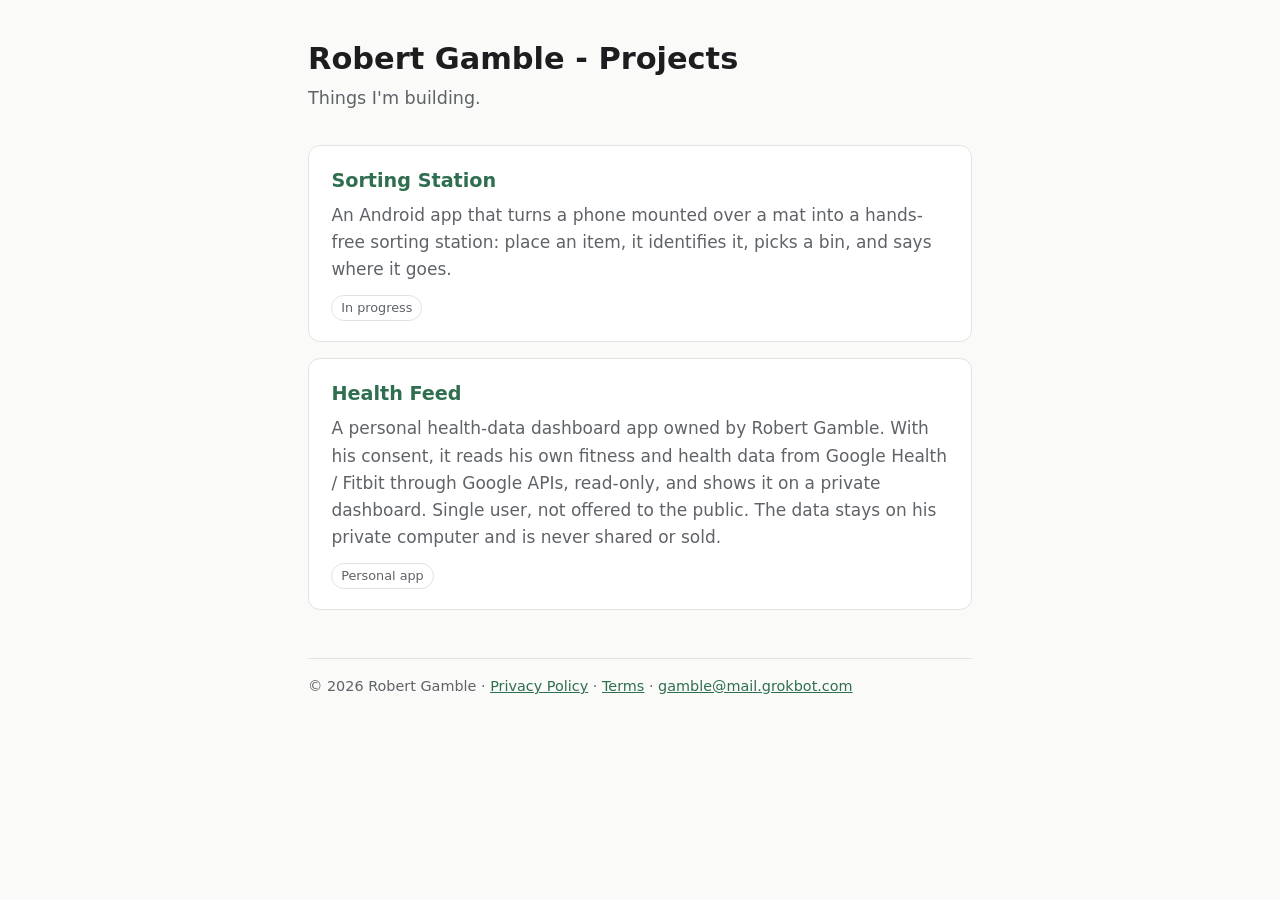
<file: index.html>
<!doctype html>
<html lang="en">
<head>
  <meta charset="utf-8">
  <meta name="viewport" content="width=device-width, initial-scale=1">
  <title>Robert Gamble - Projects</title>
  <meta name="description" content="Things I'm building.">
  <link rel="stylesheet" href="style.css">
</head>
<body>
  <div class="wrap">
    <header>
      <h1>Robert Gamble - Projects</h1>
      <p class="lead">Things I'm building.</p>
    </header>

    <main class="cards">
      <a class="card" href="sorting-station/">
        <h2>Sorting Station</h2>
        <p>An Android app that turns a phone mounted over a mat into a hands-free sorting station: place an item, it identifies it, picks a bin, and says where it goes.</p>
        <span class="badge">In progress</span>
      </a>
      <a class="card" href="privacy.html">
        <h2>Health Feed</h2>
        <p>A personal health-data dashboard app owned by Robert Gamble. With his consent, it reads his own fitness and health data from Google Health / Fitbit through Google APIs, read-only, and shows it on a private dashboard. Single user, not offered to the public. The data stays on his private computer and is never shared or sold.</p>
        <span class="badge">Personal app</span>
      </a>
    </main>

    <footer>&copy; 2026 Robert Gamble · <a href="privacy.html">Privacy Policy</a> · <a href="terms.html">Terms</a> · <a href="mailto:gamble@mail.grokbot.com">gamble@mail.grokbot.com</a></footer>
  </div>
</body>
</html>
</file>
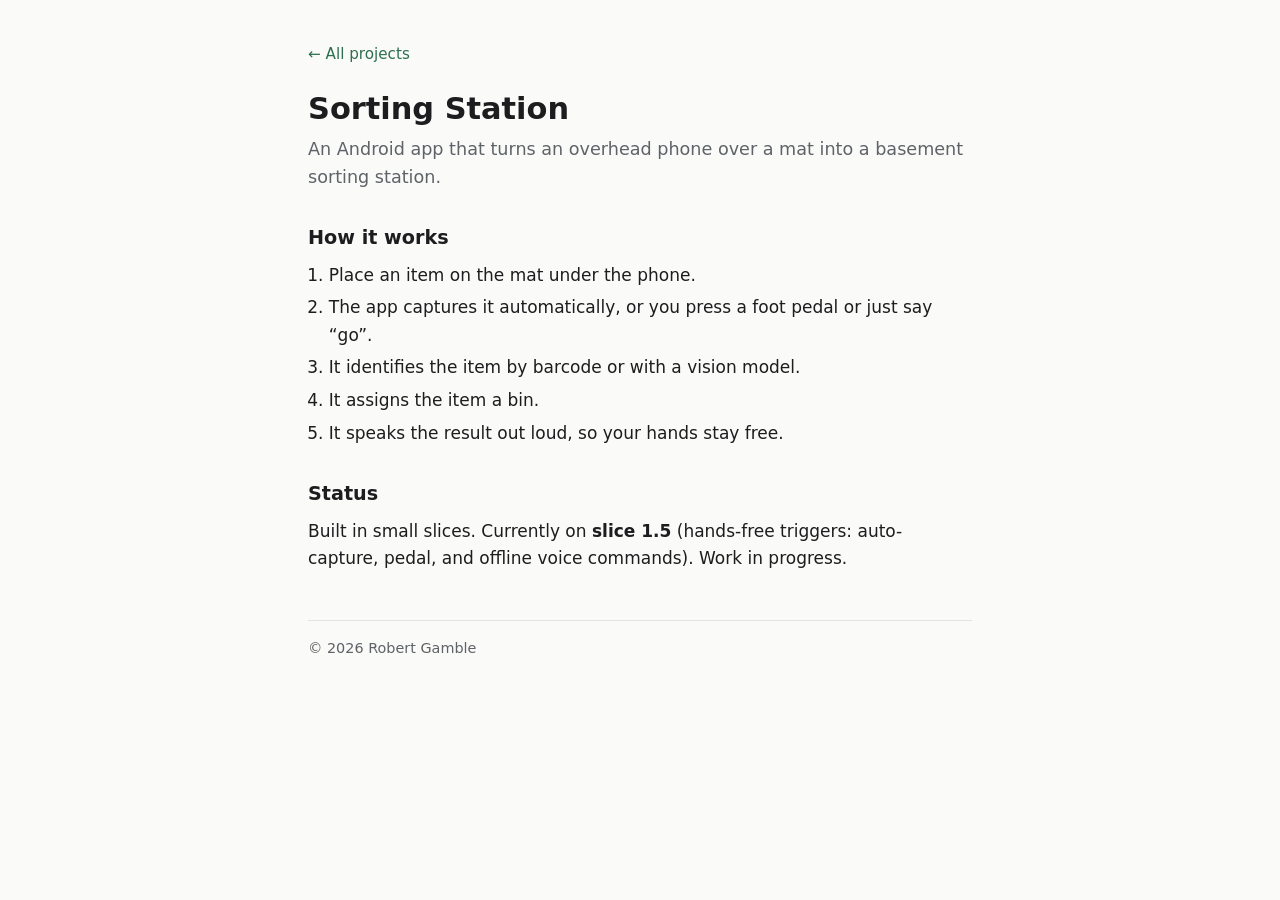
<file: sorting-station/index.html>
<!doctype html>
<html lang="en">
<head>
  <meta charset="utf-8">
  <meta name="viewport" content="width=device-width, initial-scale=1">
  <title>Sorting Station - Robert Gamble</title>
  <meta name="description" content="An Android app that turns an overhead phone over a mat into a basement sorting station.">
  <link rel="stylesheet" href="../style.css">
</head>
<body>
  <div class="wrap">
    <a class="back" href="../">&larr; All projects</a>
    <header>
      <h1>Sorting Station</h1>
      <p class="lead">An Android app that turns an overhead phone over a mat into a basement sorting station.</p>
    </header>

    <main>
      <h2>How it works</h2>
      <ol>
        <li>Place an item on the mat under the phone.</li>
        <li>The app captures it automatically, or you press a foot pedal or just say &ldquo;go&rdquo;.</li>
        <li>It identifies the item by barcode or with a vision model.</li>
        <li>It assigns the item a bin.</li>
        <li>It speaks the result out loud, so your hands stay free.</li>
      </ol>

      <h2>Status</h2>
      <p>Built in small slices. Currently on <strong>slice 1.5</strong> (hands-free triggers: auto-capture, pedal, and offline voice commands). Work in progress.</p>
    </main>

    <footer>&copy; 2026 Robert Gamble</footer>
  </div>
</body>
</html>
</file>
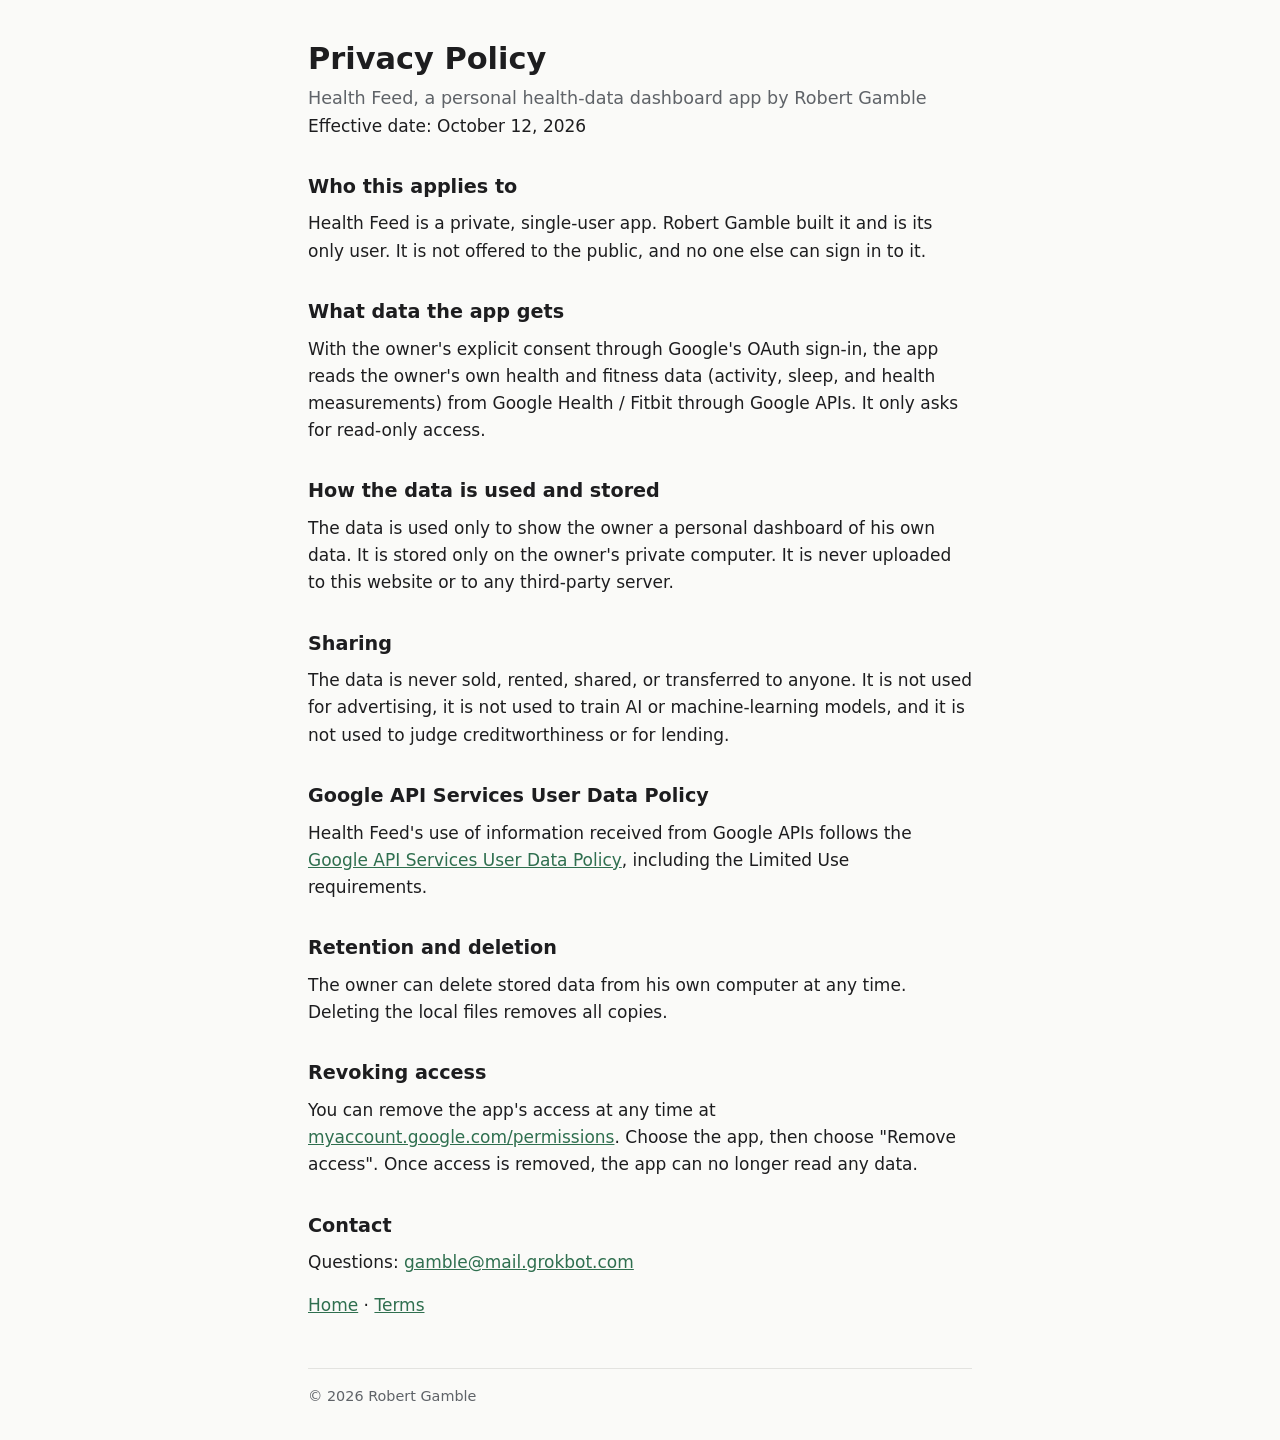
<file: privacy.html>
<!doctype html>
<html lang="en">
<head>
  <meta charset="utf-8">
  <meta name="viewport" content="width=device-width, initial-scale=1">
  <title>Privacy Policy - Robert Gamble Health Feed</title>
  <link rel="stylesheet" href="style.css">
</head>
<body>
  <div class="wrap">
    <header>
      <h1>Privacy Policy</h1>
      <p class="lead">Health Feed, a personal health-data dashboard app by Robert Gamble</p>
      <p>Effective date: October 12, 2026</p>
    </header>
    <main>
      <h2>Who this applies to</h2>
      <p>Health Feed is a private, single-user app. Robert Gamble built it and is its only user. It is not offered to the public, and no one else can sign in to it.</p>
      <h2>What data the app gets</h2>
      <p>With the owner's explicit consent through Google's OAuth sign-in, the app reads the owner's own health and fitness data (activity, sleep, and health measurements) from Google Health / Fitbit through Google APIs. It only asks for read-only access.</p>
      <h2>How the data is used and stored</h2>
      <p>The data is used only to show the owner a personal dashboard of his own data. It is stored only on the owner's private computer. It is never uploaded to this website or to any third-party server.</p>
      <h2>Sharing</h2>
      <p>The data is never sold, rented, shared, or transferred to anyone. It is not used for advertising, it is not used to train AI or machine-learning models, and it is not used to judge creditworthiness or for lending.</p>
      <h2>Google API Services User Data Policy</h2>
      <p>Health Feed's use of information received from Google APIs follows the <a href="https://developers.google.com/terms/api-services-user-data-policy">Google API Services User Data Policy</a>, including the Limited Use requirements.</p>
      <h2>Retention and deletion</h2>
      <p>The owner can delete stored data from his own computer at any time. Deleting the local files removes all copies.</p>
      <h2>Revoking access</h2>
      <p>You can remove the app's access at any time at <a href="https://myaccount.google.com/permissions">myaccount.google.com/permissions</a>. Choose the app, then choose "Remove access". Once access is removed, the app can no longer read any data.</p>
      <h2>Contact</h2>
      <p>Questions: <a href="mailto:gamble@mail.grokbot.com">gamble@mail.grokbot.com</a></p>
      <p><a href="./">Home</a> · <a href="terms.html">Terms</a></p>
    </main>
    <footer>&copy; 2026 Robert Gamble</footer>
  </div>
</body>
</html>
</file>
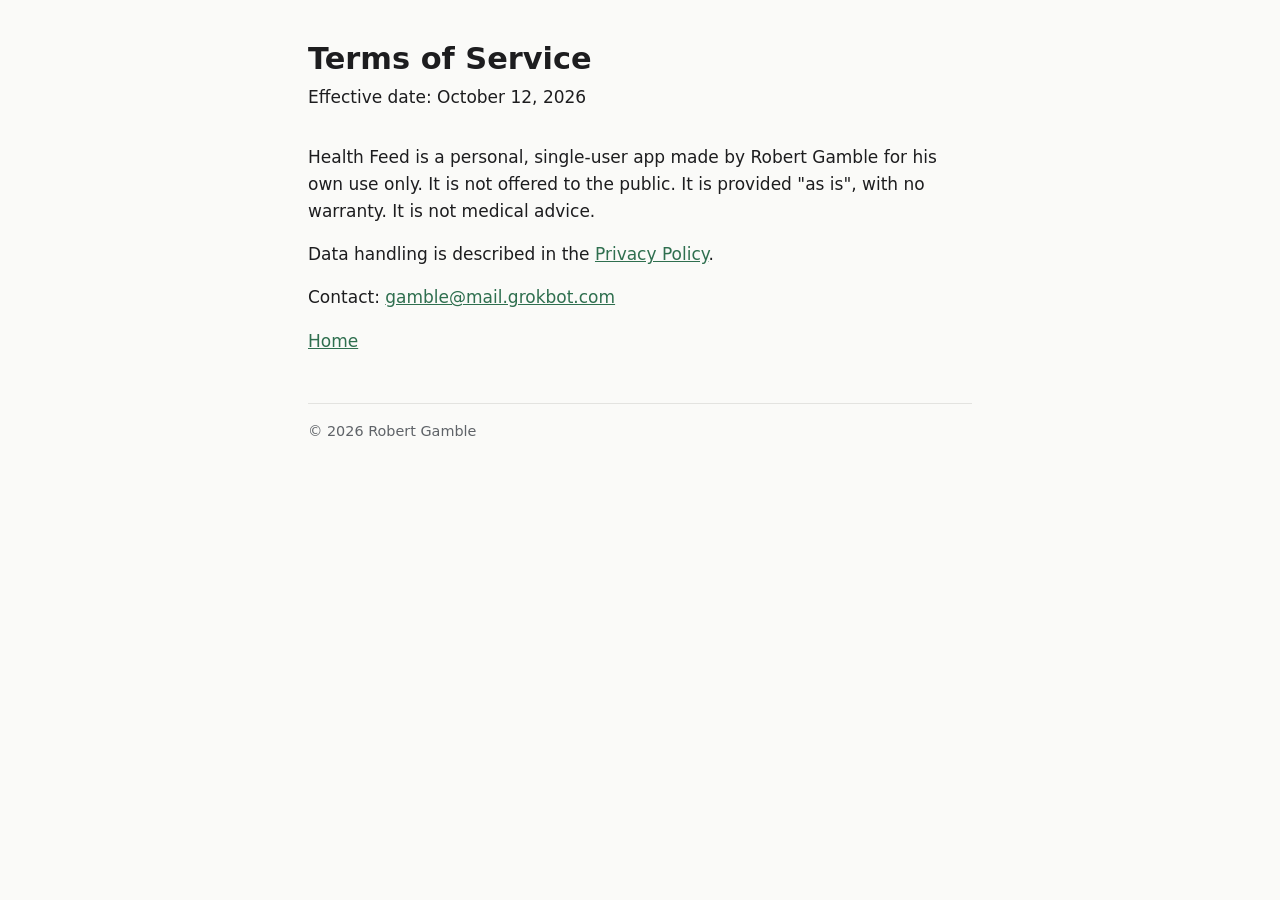
<file: terms.html>
<!doctype html>
<html lang="en">
<head>
  <meta charset="utf-8">
  <meta name="viewport" content="width=device-width, initial-scale=1">
  <title>Terms of Service - Robert Gamble Health Feed</title>
  <link rel="stylesheet" href="style.css">
</head>
<body>
  <div class="wrap">
    <header><h1>Terms of Service</h1><p>Effective date: October 12, 2026</p></header>
    <main>
      <p>Health Feed is a personal, single-user app made by Robert Gamble for his own use only. It is not offered to the public. It is provided "as is", with no warranty. It is not medical advice.</p>
      <p>Data handling is described in the <a href="privacy.html">Privacy Policy</a>.</p>
      <p>Contact: <a href="mailto:gamble@mail.grokbot.com">gamble@mail.grokbot.com</a></p>
      <p><a href="./">Home</a></p>
    </main>
    <footer>&copy; 2026 Robert Gamble</footer>
  </div>
</body>
</html>
</file>
<file: style.css>
*, *::before, *::after { box-sizing: border-box; }
:root {
  --bg: #fafaf8;
  --fg: #1d1d1f;
  --muted: #5f6368;
  --card: #ffffff;
  --border: #e3e3e0;
  --accent: #2f6f4f;
}
@media (prefers-color-scheme: dark) {
  :root {
    --bg: #141414;
    --fg: #ececec;
    --muted: #a0a0a0;
    --card: #1e1e1e;
    --border: #2e2e2e;
    --accent: #7cc49b;
  }
}
html { -webkit-text-size-adjust: 100%; }
body {
  margin: 0;
  background: var(--bg);
  color: var(--fg);
  font: 17px/1.6 system-ui, -apple-system, "Segoe UI", Roboto, Helvetica, Arial, sans-serif;
}
.wrap { max-width: 44rem; margin: 0 auto; padding: 2.5rem 1.25rem 2rem; }
header { margin-bottom: 2rem; }
h1 { font-size: 1.9rem; line-height: 1.25; margin: 0 0 .4rem; }
h2 { font-size: 1.2rem; margin: 2rem 0 .5rem; }
p { margin: 0 0 1rem; }
.lead { color: var(--muted); font-size: 1.1rem; margin: 0; }
a { color: var(--accent); }
.back { display: inline-block; margin-bottom: 1.5rem; text-decoration: none; font-size: .95rem; }
.back:hover { text-decoration: underline; }
.cards { display: grid; gap: 1rem; }
.card {
  display: block;
  padding: 1.25rem 1.4rem;
  background: var(--card);
  border: 1px solid var(--border);
  border-radius: 12px;
  color: inherit;
  text-decoration: none;
  transition: border-color .15s, transform .15s;
}
.card:hover, .card:focus-visible { border-color: var(--accent); transform: translateY(-1px); }
.card h2 { margin: 0 0 .35rem; color: var(--accent); }
.card p { margin: 0; color: var(--muted); }
.badge {
  display: inline-block;
  font-size: .8rem;
  padding: .1rem .55rem;
  border-radius: 999px;
  border: 1px solid var(--border);
  color: var(--muted);
  margin-top: .75rem;
}
ol, ul { padding-left: 1.3rem; margin: 0 0 1rem; }
li { margin-bottom: .35rem; }
footer {
  margin-top: 3rem;
  padding-top: 1rem;
  border-top: 1px solid var(--border);
  color: var(--muted);
  font-size: .9rem;
}
</file>
